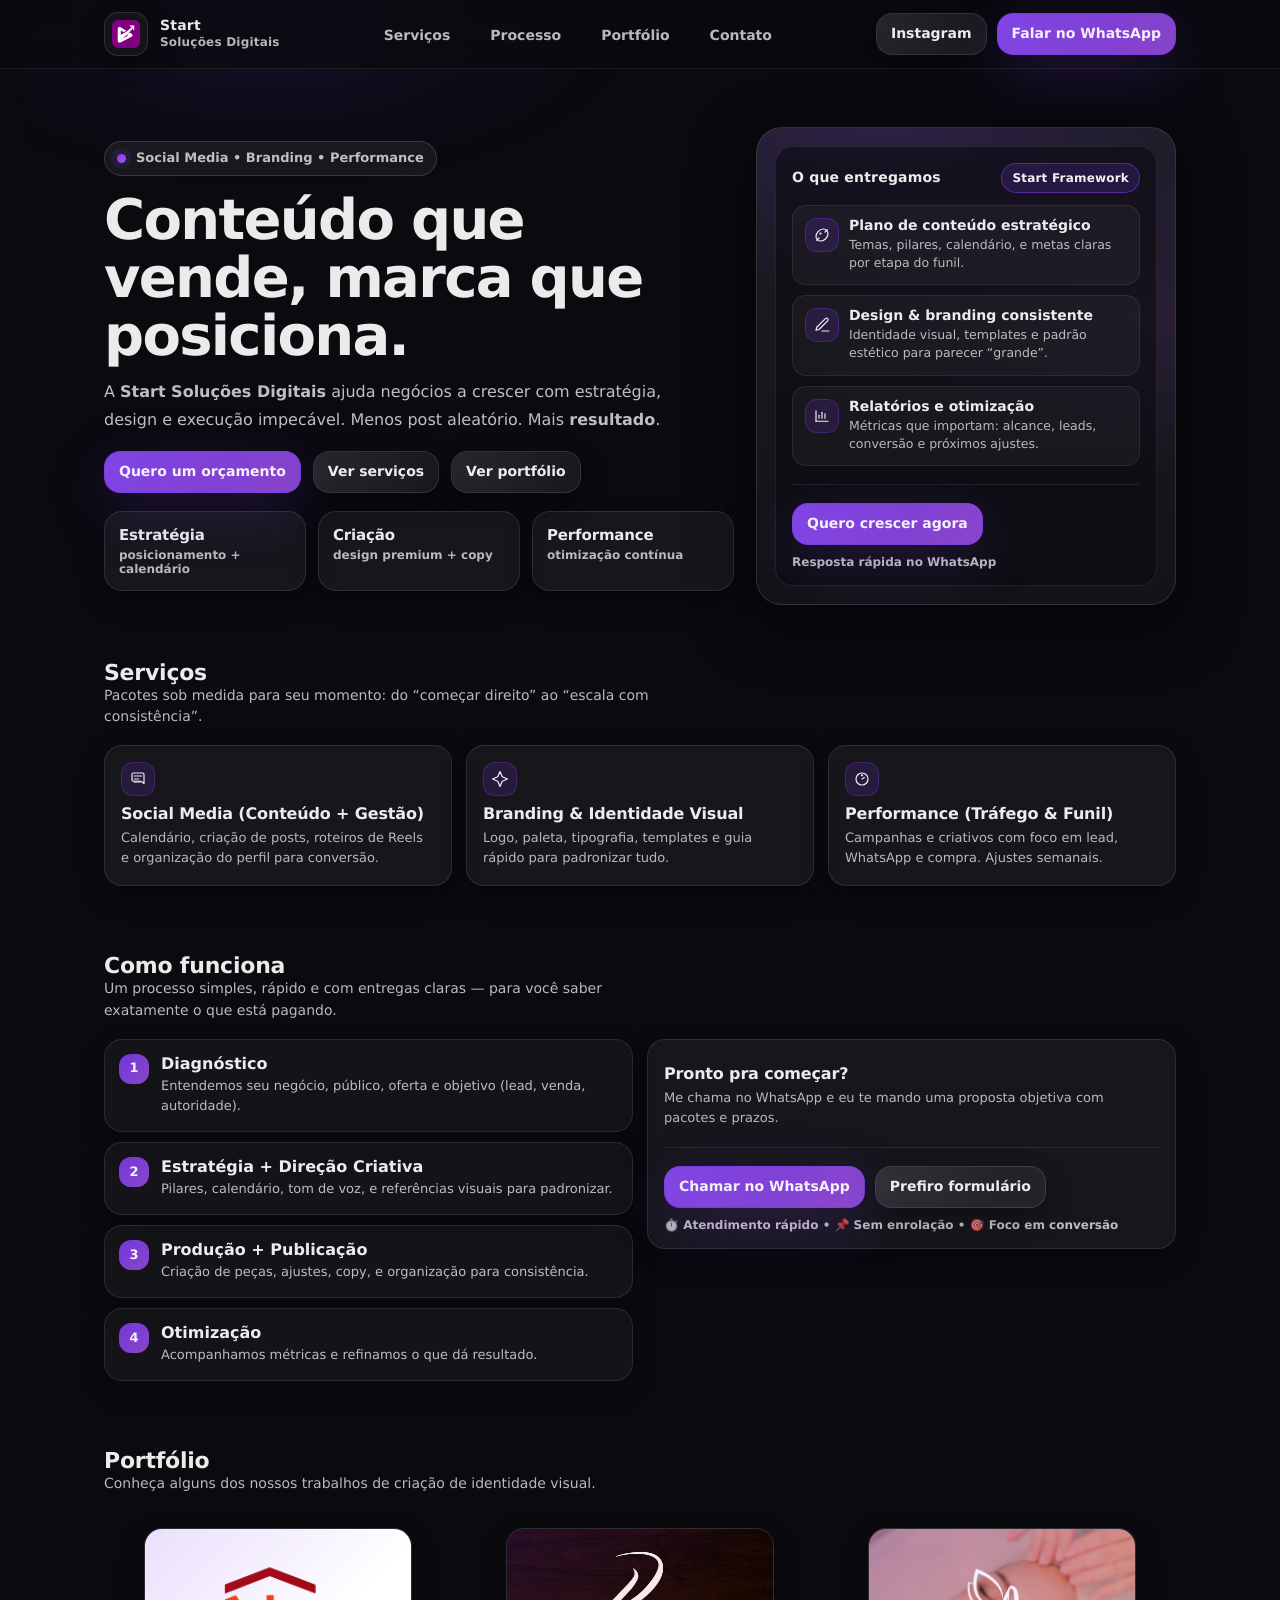
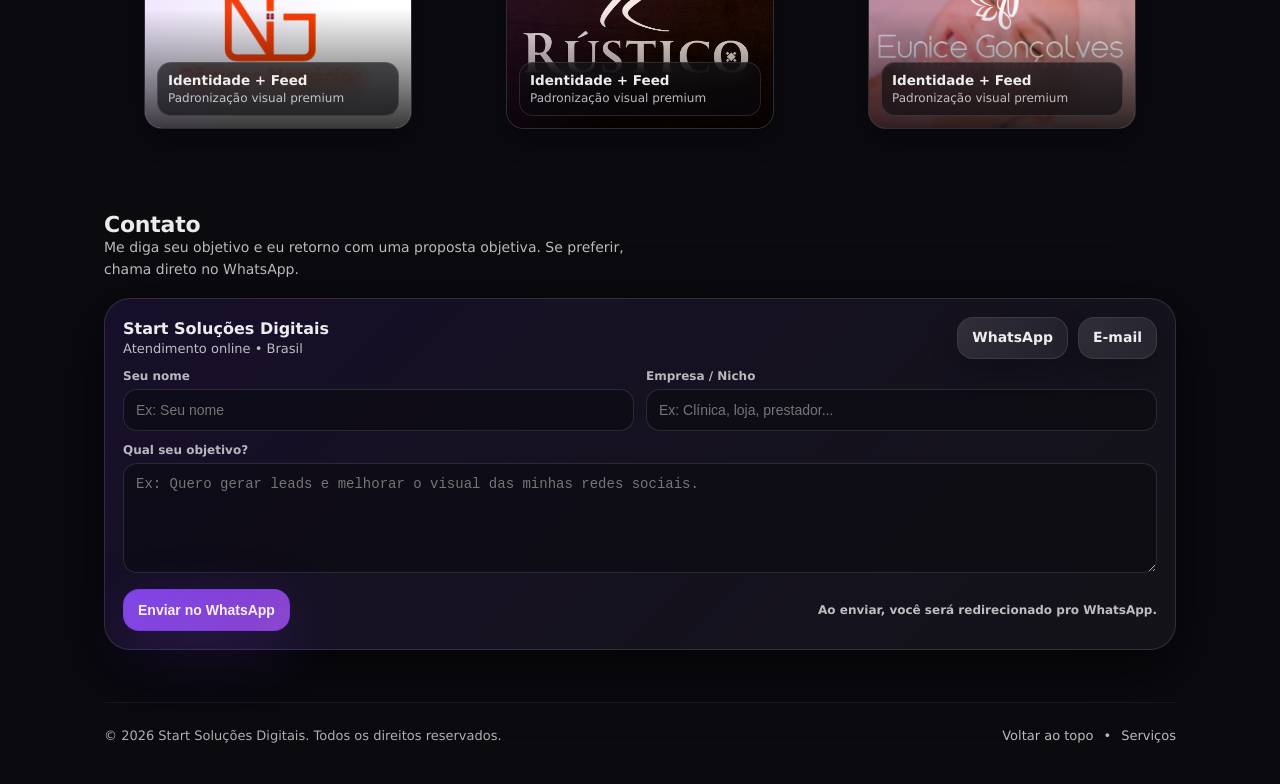
<file: Index.html>
<!doctype html>
<html lang="pt-BR">
<head>
  <meta charset="utf-8" />
  <meta name="viewport" content="width=device-width,initial-scale=1" />
  <meta name="description" content="Start Soluções Digitais — Social Media, Branding e Performance para negócios que querem crescer." />
  <title>Start Soluções Digitais | Social Media & Branding</title>

  <style>
    :root{
      /* ===== Premium tokens ===== */
      --bg: #0a0a0f;                 /* fundo 1 tom (mais escuro) */
      --card: rgba(255,255,255,.06);
      --stroke: rgba(255,255,255,.10);
      --stroke2: rgba(255,255,255,.14);
      --text: rgba(255,255,255,.92);
      --muted: rgba(255,255,255,.70);

      /* Roxo mais “luxo” */
      --purple: #7c3aed;
      --purple2:#a855f7;

      /* Sombras e raios mais refinados */
      --shadow: 0 18px 60px rgba(0,0,0,.55);
      --shadow2: 0 10px 26px rgba(0,0,0,.28);
      --radius: 18px;
      --max: 1120px;

      /* Micro ajustes */
      --padX: 24px;
    }

    *{ box-sizing:border-box; }
    html,body{ height:100%; }
    body{
      margin:0;
      font-family: ui-sans-serif, system-ui, -apple-system, Segoe UI, Roboto, Arial, "Helvetica Neue", Helvetica, "Apple Color Emoji","Segoe UI Emoji";
      background: var(--bg); /* ✅ tom único */
      color: var(--text);
      overflow-x:hidden;
      -webkit-font-smoothing: antialiased;
      -moz-osx-font-smoothing: grayscale;
      text-rendering: geometricPrecision;
    }

    a{ color:inherit; text-decoration:none; }
    .container{
      width:100%;
      max-width: var(--max);
      margin:0 auto;
      padding: 0 var(--padX);
    }

    /* =========================
       HEADER — agência premium
    ========================= */
    header{
      position: sticky;
      top: 0;
      z-index: 50;
      backdrop-filter: blur(16px);
      background: rgba(10,10,15,.72);
      border-bottom: 1px solid rgba(255,255,255,.08);
    }
    .nav{
      display:flex;
      align-items:center;
      justify-content:space-between;
      padding: 12px 0;
      gap: 16px;
    }

    .brand{
      display:flex; align-items:center; gap:12px;
      font-weight: 850;
      letter-spacing: .2px;
      min-width: unset;
    }
    .brandLogo{
      width: 44px;
      height: 44px;
      display:block;
      object-fit: contain;
      border-radius: 14px;
      background: rgba(255,255,255,.04);
      border: 1px solid rgba(255,255,255,.12);
      padding: 7px;
      box-shadow: var(--shadow2);
    }

    nav ul{ list-style:none; display:flex; gap: 16px; margin:0; padding:0; align-items:center;}
    nav a{
      color: rgba(255,255,255,.72);
      font-weight: 650;
      font-size: 14px;
      padding: 10px 12px;
      border-radius: 14px;
      transition: .2s ease;
      white-space:nowrap;
    }
    nav a:hover{
      color: rgba(255,255,255,.92);
      background: rgba(255,255,255,.06);
      border: 1px solid rgba(255,255,255,.06);
    }

    .ctaRow{ display:flex; gap: 10px; align-items:center; }
    .btn{
      display:inline-flex; align-items:center; justify-content:center; gap:10px;
      border-radius: 16px;
      padding: 12px 14px;
      font-weight: 750;
      font-size: 14px;
      border: 1px solid rgba(255,255,255,.12);
      background: rgba(255,255,255,.06);
      color: var(--text);
      transition: transform .15s ease, background .15s ease, border-color .15s ease, filter .15s ease;
      box-shadow: var(--shadow2);
      cursor:pointer;
      -webkit-tap-highlight-color: transparent;
      position: relative;
      overflow: hidden;
    }
    .btn:hover{
      transform: translateY(-1px);
      background: rgba(255,255,255,.09);
      border-color: rgba(255,255,255,.18);
    }

    /* brilho sutil */
    .btn:before{
      content:"";
      position:absolute;
      inset:-60% -40%;
      background: radial-gradient(220px 160px at 20% 30%, rgba(255,255,255,.12), transparent 60%);
      opacity: .55;
      pointer-events:none;
      transform: translateY(8px);
    }

    .btn.primary{
      border: 1px solid rgba(124,58,237,.60);
      background: linear-gradient(135deg, rgba(124,58,237,.96), rgba(168,85,247,.80));
      box-shadow: 0 18px 60px rgba(124,58,237,.22);
    }
    .btn.primary:hover{ filter: brightness(1.04); }

    .hamb{ display:none; }

    /* =========================
       HERO — alinhamento premium
    ========================= */
    .hero{
      padding: 58px 0 22px;
      position:relative;
    }

    /* glow MUITO sutil (não quebra mobile) */
    .hero:before{
      content:"";
      position:absolute;
      inset:-120px -80px auto -80px;
      height: 420px;
      background: radial-gradient(520px 220px at 20% 20%, rgba(124,58,237,.10), transparent 70%);
      pointer-events:none;
      filter: blur(2px);
    }

    .gridHero{
      display:grid;
      grid-template-columns: 1.2fr .8fr;
      gap: 22px;
      align-items: center;
      position: relative;
    }
    .badge{
      display:inline-flex; align-items:center; gap:10px;
      padding: 9px 12px;
      border-radius: 999px;
      border: 1px solid rgba(255,255,255,.14);
      background: rgba(255,255,255,.06);
      color: rgba(255,255,255,.72);
      font-weight: 750;
      font-size: 13px;
    }
    .dot{
      width: 9px; height: 9px; border-radius:99px;
      background: linear-gradient(135deg, var(--purple), var(--purple2));
      box-shadow: 0 0 0 6px rgba(124,58,237,.12);
    }
    h1{
      margin: 16px 0 12px;
      font-size: clamp(34px, 4.5vw, 56px);
      line-height: 1.04;
      letter-spacing: -0.03em;
    }
    .sub{
      margin: 0 0 18px;
      color: rgba(255,255,255,.74);
      font-size: 16px;
      line-height: 1.72;
      max-width: 58ch;
    }
    .heroActions{
      display:flex; flex-wrap:wrap; gap: 12px;
      margin-top: 18px;
    }

    .stats{
      display:grid;
      grid-template-columns: repeat(3, minmax(0, 1fr));
      gap: 12px;
      margin-top: 18px;
      max-width: 720px;
    }
    .stat{
      border: 1px solid rgba(255,255,255,.10);
      background: rgba(255,255,255,.05);
      border-radius: var(--radius);
      padding: 14px 14px;
      box-shadow: var(--shadow2);
    }
    .stat b{ display:block; font-size: 15px; letter-spacing: -.01em; }
    .stat span{ display:block; color: rgba(255,255,255,.70); font-weight: 650; font-size: 12px; margin-top: 4px; }

    .heroCard{
      border-radius: calc(var(--radius) + 8px);
      border: 1px solid rgba(255,255,255,.12);
      background: linear-gradient(180deg, rgba(255,255,255,.07), rgba(255,255,255,.04));
      box-shadow: var(--shadow);
      padding: 18px;
      position: relative;
      overflow:hidden;
      min-height: 320px;
    }
    .heroCard:before{
      content:"";
      position:absolute; inset:-1px;
      background:
        radial-gradient(600px 260px at 30% 0%, rgba(124,58,237,.18), transparent 70%),
        radial-gradient(560px 240px at 90% 40%, rgba(168,85,247,.12), transparent 68%);
      pointer-events:none;
    }
    .heroCardInner{
      position: relative;
      border-radius: var(--radius);
      border: 1px solid rgba(255,255,255,.08);
      background: rgba(10,10,15,.60);
      padding: 16px;
      height: 100%;
    }
    .miniTitle{
      font-weight: 900;
      letter-spacing: .2px;
      font-size: 14px;
      display:flex; align-items:center; justify-content:space-between;
      margin-bottom: 12px;
    }
    .pill{
      font-size: 12px;
      padding: 7px 10px;
      border-radius: 999px;
      border: 1px solid rgba(124,58,237,.55);
      background: rgba(124,58,237,.18);
      color: rgba(255,255,255,.94);
      font-weight: 850;
      white-space:nowrap;
    }
    .list{
      display:flex; flex-direction:column; gap:10px;
      margin: 10px 0 0;
      padding: 0;
      list-style:none;
    }
    .li{
      display:flex; gap: 10px; align-items:flex-start;
      border: 1px solid rgba(255,255,255,.08);
      background: rgba(255,255,255,.04);
      border-radius: 14px;
      padding: 12px;
    }
    .icon{
      width: 34px; height: 34px;
      border-radius: 12px;
      display:grid; place-items:center;
      background: rgba(124,58,237,.16);
      border: 1px solid rgba(124,58,237,.32);
      flex: 0 0 auto;
    }
    .li b{ display:block; font-size: 14px; margin-bottom: 2px;}
    .li p{ margin:0; color: rgba(255,255,255,.70); font-size: 12.5px; line-height: 1.45;}

    /* =========================
       SECTIONS
    ========================= */
    section{ padding: 34px 0; }
    .sectionHead{
      display:flex; align-items:flex-end; justify-content:space-between;
      gap: 16px;
      margin-bottom: 16px;
    }
    .sectionHead h2{
      margin:0;
      font-size: 22px;
      letter-spacing: -0.01em;
    }
    .sectionHead p{
      margin:0;
      color: rgba(255,255,255,.72);
      max-width: 62ch;
      line-height: 1.55;
      font-size: 14px;
    }

    .cards{
      display:grid;
      grid-template-columns: repeat(3, minmax(0, 1fr));
      gap: 14px;
    }
    .card{
      border-radius: var(--radius);
      border: 1px solid rgba(255,255,255,.10);
      background: rgba(255,255,255,.05);
      box-shadow: var(--shadow2);
      padding: 16px;
      transition: transform .15s ease, border-color .15s ease, background .15s ease;
    }
    .card:hover{
      transform: translateY(-2px);
      border-color: rgba(124,58,237,.30);
      background: rgba(255,255,255,.06);
    }
    .card h3{ margin: 8px 0 6px; font-size: 16px; letter-spacing: -.01em; }
    .card p{ margin:0; color: rgba(255,255,255,.70); font-size: 13px; line-height: 1.55; }

    .twoCol{
      display:grid;
      grid-template-columns: 1fr 1fr;
      gap: 14px;
      align-items: start;
    }
    .steps{
      display:flex; flex-direction:column; gap:10px;
      margin:0; padding:0; list-style:none;
    }
    .step{
      display:flex; gap: 12px; align-items:flex-start;
      padding: 14px;
      border-radius: var(--radius);
      border: 1px solid rgba(255,255,255,.10);
      background: rgba(255,255,255,.04);
      box-shadow: 0 10px 26px rgba(0,0,0,.18);
    }
    .num{
      width: 30px; height: 30px; border-radius: 12px;
      display:grid; place-items:center;
      background: linear-gradient(135deg, rgba(124,58,237,.92), rgba(168,85,247,.78));
      font-weight: 900;
      font-size: 13px;
      flex: 0 0 auto;
    }

    /* =========================
       PORTFÓLIO
    ========================= */
    .portfolioGrid{
      display:grid;
      grid-template-columns: repeat(3, minmax(0, 1fr));
      gap: 14px;
    }
    .shot{
      border-radius: 18px;
      border: 1px solid rgba(255,255,255,.10);
      background: rgba(255,255,255,.05);
      box-shadow: var(--shadow2);
      overflow:hidden;
      position:relative;
      min-height: 190px;
      aspect-ratio: 4 / 3;
    }
    .shot img{
      width: 100%;
      height: 100%;
      object-fit: cover;
      display:block;
      filter: saturate(1.05) contrast(1.03);
      transform: scale(1.03);
    }
    .shotOverlay{
      position:absolute; inset:0;
      background:
        linear-gradient(135deg, rgba(124,58,237,.16), transparent 62%),
        linear-gradient(180deg, rgba(0,0,0,.00) 40%, rgba(0,0,0,.78) 100%);
      pointer-events:none;
    }
    .shotCaption{
      position:absolute;
      left: 12px;
      right: 12px;
      bottom: 12px;
      border-radius: 14px;
      border: 1px solid rgba(255,255,255,.12);
      background: rgba(10,10,15,.62);
      backdrop-filter: blur(10px);
      padding: 10px 10px;
    }
    .shotCaption b{ display:block; font-size: 13.5px; }
    .shotCaption span{ display:block; margin-top: 2px; color: rgba(255,255,255,.72); font-size: 12px; }

    /* =========================
       CONTACT
    ========================= */
    .contactWrap{
      border-radius: calc(var(--radius) + 8px);
      border: 1px solid rgba(255,255,255,.12);
      background: linear-gradient(135deg, rgba(124,58,237,.12), rgba(255,255,255,.04));
      box-shadow: var(--shadow);
      padding: 18px;
    }
    form{
      display:grid;
      grid-template-columns: 1fr 1fr;
      gap: 12px;
      margin-top: 10px;
    }
    .full{ grid-column: 1 / -1; }
    label{ font-size: 12px; color: rgba(255,255,255,.70); font-weight: 750; display:block; margin-bottom: 6px; }
    input, textarea{
      width: 100%;
      border-radius: 14px;
      border: 1px solid rgba(255,255,255,.12);
      background: rgba(10,10,15,.60);
      color: var(--text);
      padding: 12px 12px;
      font-size: 14px;
      outline:none;
    }
    textarea{ min-height: 110px; resize: vertical; }
    input:focus, textarea:focus{
      border-color: rgba(124,58,237,.60);
      box-shadow: 0 0 0 4px rgba(124,58,237,.16);
    }

    footer{
      padding: 26px 0 40px;
      color: rgba(255,255,255,.68);
      font-size: 13px;
      border-top: 1px solid rgba(255,255,255,.06);
      margin-top: 18px;
    }

    .muted{ color: rgba(255,255,255,.72); }
    .row{ display:flex; gap: 10px; flex-wrap:wrap; align-items:center; }
    .sep{ height:1px; background: rgba(255,255,255,.08); margin: 18px 0; }

    /* =========================
       RESPONSIVO (premium)
    ========================= */

    /* Tablet */
    @media (max-width: 1024px){
      :root{ --padX: 20px; }
      .gridHero{ grid-template-columns: 1fr; }
      .cards{ grid-template-columns: repeat(2, minmax(0, 1fr)); }
      .portfolioGrid{ grid-template-columns: repeat(2, minmax(0, 1fr)); }
      form{ grid-template-columns: 1fr; }
    }

    /* Mobile */
    @media (max-width: 920px){
      nav ul{ display:none; }
      .hamb{ display:inline-flex; }

      .nav{ gap: 12px; }

      .hero{ padding: 44px 0 18px; }
      h1{
        font-size: clamp(30px, 8vw, 40px);
        line-height: 1.06;
      }

      .heroActions{ gap: 10px; }

      /* Stats: 2 colunas no mobile */
      .stats{ grid-template-columns: repeat(2, minmax(0, 1fr)); }

      .cards{ grid-template-columns: 1fr; }
      .twoCol{ grid-template-columns: 1fr; }
      .portfolioGrid{ grid-template-columns: 1fr; }
      form{ grid-template-columns: 1fr; }

      .ctaRow .btn{ padding: 12px 13px; }
      .brandLogo{ width: 42px; height: 42px; }
    }

    /* Mobile pequeno */
    @media (max-width: 420px){
      :root{ --padX: 16px; }
      .ctaRow{ gap: 8px; }
      .btn{ font-size: 13px; padding: 12px 12px; }
      .stats{ grid-template-columns: 1fr; }
    }

    /* Acessibilidade */
    @media (prefers-reduced-motion: reduce){
      *{ transition:none !important; scroll-behavior:auto !important; }
      .btn:hover{ transform:none; }
      .card:hover{ transform:none; }
    }
  </style>
</head>

<body>
  <header>
    <div class="container">
      <div class="nav">
        <!-- ✅ Troque o src do logo -->
        <a class="brand" href="#top" aria-label="Start Soluções Digitais">
          <img class="brandLogo" src="assets/img/logo.png" alt="Logo Start Soluções Digitais" />
          <div>
            <div style="font-size:14px;line-height:1.1;">Start</div>
            <div style="font-size:12px;color:var(--muted);font-weight:700;">Soluções Digitais</div>
          </div>
        </a>

        <nav aria-label="Navegação">
          <ul>
            <li><a href="#servicos">Serviços</a></li>
            <li><a href="#processo">Processo</a></li>
            <li><a href="#portfolio">Portfólio</a></li>
            <li><a href="#contato">Contato</a></li>
          </ul>
        </nav>

        <div class="ctaRow">
          <a class="btn hamb" href="#contato" aria-label="Abrir contato">Contato</a>
          <a class="btn" href="https://instagram.com/startbrd" target="_blank" rel="noreferrer">Instagram</a>
          <a class="btn primary" id="whatsTop" href="#" rel="noreferrer">Falar no WhatsApp</a>
        </div>
      </div>
    </div>
  </header>

  <main id="top">
    <div class="container">
      <section class="hero" aria-label="Apresentação">
        <div class="gridHero">
          <div>
            <div class="badge">
              <span class="dot" aria-hidden="true"></span>
              Social Media • Branding • Performance
            </div>

            <h1>Conteúdo que vende, marca que posiciona.</h1>
            <p class="sub">
              A <b>Start Soluções Digitais</b> ajuda negócios a crescer com estratégia, design e execução impecável.
              Menos post aleatório. Mais <b>resultado</b>.
            </p>

            <div class="heroActions">
              <a class="btn primary" id="whatsHero" href="#">Quero um orçamento</a>
              <a class="btn" href="#servicos">Ver serviços</a>
              <a class="btn" href="#portfolio">Ver portfólio</a>
            </div>

            <div class="stats" aria-label="Diferenciais rápidos">
              <div class="stat">
                <b>Estratégia</b>
                <span>posicionamento + calendário</span>
              </div>
              <div class="stat">
                <b>Criação</b>
                <span>design premium + copy</span>
              </div>
              <div class="stat">
                <b>Performance</b>
                <span>otimização contínua</span>
              </div>
            </div>
          </div>

          <aside class="heroCard" aria-label="O que você recebe">
            <div class="heroCardInner">
              <div class="miniTitle">
                O que entregamos
                <span class="pill">Start Framework</span>
              </div>

              <ul class="list">
                <li class="li">
                  <div class="icon" aria-hidden="true">
                    <svg width="18" height="18" viewBox="0 0 24 24" fill="none">
                      <path d="M14 4c3 0 6 3 6 6 0 6-6 10-10 10-3 0-6-3-6-6 0-4 4-10 10-10Z" stroke="currentColor" stroke-width="1.6"/>
                      <path d="M8 16l-3 3" stroke="currentColor" stroke-width="1.6" stroke-linecap="round"/>
                      <path d="M16 8l3-3" stroke="currentColor" stroke-width="1.6" stroke-linecap="round"/>
                      <path d="M10 10h.01" stroke="currentColor" stroke-width="3" stroke-linecap="round"/>
                    </svg>
                  </div>
                  <div>
                    <b>Plano de conteúdo estratégico</b>
                    <p>Temas, pilares, calendário, e metas claras por etapa do funil.</p>
                  </div>
                </li>

                <li class="li">
                  <div class="icon" aria-hidden="true">
                    <svg width="18" height="18" viewBox="0 0 24 24" fill="none">
                      <path d="M12 20h9" stroke="currentColor" stroke-width="1.6" stroke-linecap="round"/>
                      <path d="M16.5 3.5a2.1 2.1 0 0 1 3 3L8 18l-4 1 1-4L16.5 3.5Z" stroke="currentColor" stroke-width="1.6" stroke-linejoin="round"/>
                    </svg>
                  </div>
                  <div>
                    <b>Design & branding consistente</b>
                    <p>Identidade visual, templates e padrão estético para parecer “grande”.</p>
                  </div>
                </li>

                <li class="li">
                  <div class="icon" aria-hidden="true">
                    <svg width="18" height="18" viewBox="0 0 24 24" fill="none">
                      <path d="M4 19V5" stroke="currentColor" stroke-width="1.6" stroke-linecap="round"/>
                      <path d="M4 19h16" stroke="currentColor" stroke-width="1.6" stroke-linecap="round"/>
                      <path d="M8 15v-4" stroke="currentColor" stroke-width="1.6" stroke-linecap="round"/>
                      <path d="M12 15V7" stroke="currentColor" stroke-width="1.6" stroke-linecap="round"/>
                      <path d="M16 15v-6" stroke="currentColor" stroke-width="1.6" stroke-linecap="round"/>
                    </svg>
                  </div>
                  <div>
                    <b>Relatórios e otimização</b>
                    <p>Métricas que importam: alcance, leads, conversão e próximos ajustes.</p>
                  </div>
                </li>
              </ul>

              <div class="sep"></div>

              <div class="row">
                <a class="btn primary" id="whatsCard" href="#">Quero crescer agora</a>
                <span class="muted" style="font-size:12px;font-weight:700;">Resposta rápida no WhatsApp</span>
              </div>
            </div>
          </aside>
        </div>
      </section>

      <section id="servicos" aria-label="Serviços">
        <div class="sectionHead">
          <div>
            <h2>Serviços</h2>
            <p>Pacotes sob medida para seu momento: do “começar direito” ao “escala com consistência”.</p>
          </div>
        </div>

        <div class="cards">
          <article class="card">
            <div class="icon" aria-hidden="true">
              <svg width="18" height="18" viewBox="0 0 24 24" fill="none">
                <path d="M7 8h10M7 12h6M7 16h8" stroke="currentColor" stroke-width="1.6" stroke-linecap="round"/>
                <path d="M6 4h12a2 2 0 0 1 2 2v12l-4-3H6a2 2 0 0 1-2-2V6a2 2 0 0 1 2-2Z" stroke="currentColor" stroke-width="1.6" stroke-linejoin="round"/>
              </svg>
            </div>
            <h3>Social Media (Conteúdo + Gestão)</h3>
            <p>Calendário, criação de posts, roteiros de Reels e organização do perfil para conversão.</p>
          </article>

          <article class="card">
            <div class="icon" aria-hidden="true">
              <svg width="18" height="18" viewBox="0 0 24 24" fill="none">
                <path d="M12 2l3 7 7 3-7 3-3 7-3-7-7-3 7-3 3-7Z" stroke="currentColor" stroke-width="1.6" stroke-linejoin="round"/>
              </svg>
            </div>
            <h3>Branding & Identidade Visual</h3>
            <p>Logo, paleta, tipografia, templates e guia rápido para padronizar tudo.</p>
          </article>

          <article class="card">
            <div class="icon" aria-hidden="true">
              <svg width="18" height="18" viewBox="0 0 24 24" fill="none">
                <path d="M4 12a8 8 0 1 0 16 0A8 8 0 1 0 4 12Z" stroke="currentColor" stroke-width="1.6"/>
                <path d="M12 12l3-2" stroke="currentColor" stroke-width="1.6" stroke-linecap="round"/>
                <path d="M12 7h.01" stroke="currentColor" stroke-width="3" stroke-linecap="round"/>
              </svg>
            </div>
            <h3>Performance (Tráfego & Funil)</h3>
            <p>Campanhas e criativos com foco em lead, WhatsApp e compra. Ajustes semanais.</p>
          </article>
        </div>
      </section>

      <section id="processo" aria-label="Processo">
        <div class="sectionHead">
          <div>
            <h2>Como funciona</h2>
            <p>Um processo simples, rápido e com entregas claras — para você saber exatamente o que está pagando.</p>
          </div>
        </div>

        <div class="twoCol">
          <ul class="steps">
            <li class="step">
              <div class="num">1</div>
              <div>
                <b>Diagnóstico</b>
                <div class="muted" style="margin-top:4px;font-size:13px;line-height:1.55;">
                  Entendemos seu negócio, público, oferta e objetivo (lead, venda, autoridade).
                </div>
              </div>
            </li>
            <li class="step">
              <div class="num">2</div>
              <div>
                <b>Estratégia + Direção Criativa</b>
                <div class="muted" style="margin-top:4px;font-size:13px;line-height:1.55;">
                  Pilares, calendário, tom de voz, e referências visuais para padronizar.
                </div>
              </div>
            </li>
            <li class="step">
              <div class="num">3</div>
              <div>
                <b>Produção + Publicação</b>
                <div class="muted" style="margin-top:4px;font-size:13px;line-height:1.55;">
                  Criação de peças, ajustes, copy, e organização para consistência.
                </div>
              </div>
            </li>
            <li class="step">
              <div class="num">4</div>
              <div>
                <b>Otimização</b>
                <div class="muted" style="margin-top:4px;font-size:13px;line-height:1.55;">
                  Acompanhamos métricas e refinamos o que dá resultado.
                </div>
              </div>
            </li>
          </ul>

          <div class="card">
            <h3>Pronto pra começar?</h3>
            <p>Me chama no WhatsApp e eu te mando uma proposta objetiva com pacotes e prazos.</p>
            <div class="sep"></div>
            <div class="row">
              <a class="btn primary" id="whatsProcess" href="#">Chamar no WhatsApp</a>
              <a class="btn" href="#contato">Prefiro formulário</a>
            </div>
            <div class="muted" style="margin-top:10px;font-size:12px;font-weight:700;">
              ⏱️ Atendimento rápido • 📌 Sem enrolação • 🎯 Foco em conversão
            </div>
          </div>
        </div>
      </section>

      <section id="portfolio" aria-label="Portfólio">
        <div class="sectionHead">
          <div>
            <h2>Portfólio</h2>
            <p>Conheça alguns dos nossos trabalhos de criação de identidade visual.</p>
          </div>
        </div>

        <div class="portfolioGrid">
          <figure class="shot">
            <img src="assets/img/portfolio-01.png" alt="Projeto de identidade visual - Gêmeos Negócios" loading="lazy" />
            <div class="shotOverlay" aria-hidden="true"></div>
            <figcaption class="shotCaption">
              <b>Identidade + Feed</b>
              <span>Padronização visual premium</span>
            </figcaption>
          </figure>

          <figure class="shot">
            <img src="assets/img/portfolio-02.png" alt="Projeto de identidade visual - Restaurante Espaço Rústico" loading="lazy" />
            <div class="shotOverlay" aria-hidden="true"></div>
            <figcaption class="shotCaption">
              <b>Identidade + Feed</b>
              <span>Padronização visual premium</span>
            </figcaption>
          </figure>

          <figure class="shot">
            <img src="assets/img/portfolio-03.png" alt="Projeto de identidade visual - Eunice Gonçalves Esteticista" />
            <div class="shotOverlay" aria-hidden="true"></div>
            <figcaption class="shotCaption">
              <b>Identidade + Feed</b>
              <span>Padronização visual premium</span>
            </figcaption>
          </figure>
        </div>
      </section>

      <section id="contato" aria-label="Contato">
        <div class="sectionHead">
          <div>
            <h2>Contato</h2>
            <p>Me diga seu objetivo e eu retorno com uma proposta objetiva. Se preferir, chama direto no WhatsApp.</p>
          </div>
        </div>

        <div class="contactWrap">
          <div class="row" style="justify-content:space-between;">
            <div>
              <b style="font-size:16px;">Start Soluções Digitais</b>
              <div class="muted" style="margin-top:4px;font-size:13px;">Atendimento online • Brasil</div>
            </div>
            <div class="row">
              <a class="btn" id="whatsContact" href="#">WhatsApp</a>
              <a class="btn" href="mailto:contato@startsolucoesdigitais.com">E-mail</a>
            </div>
          </div>

          <form id="leadForm">
            <div>
              <label for="nome">Seu nome</label>
              <input id="nome" name="nome" placeholder="Ex: Seu nome" required />
            </div>
            <div>
              <label for="empresa">Empresa / Nicho</label>
              <input id="empresa" name="empresa" placeholder="Ex: Clínica, loja, prestador..." required />
            </div>
            <div class="full">
              <label for="objetivo">Qual seu objetivo?</label>
              <textarea id="objetivo" name="objetivo" placeholder="Ex: Quero gerar leads e melhorar o visual das minhas redes sociais." required></textarea>
            </div>
            <div class="full row" style="justify-content:space-between;">
              <button type="submit" class="btn primary">Enviar no WhatsApp</button>
              <span class="muted" style="font-size:12px;font-weight:700;">Ao enviar, você será redirecionado pro WhatsApp.</span>
            </div>
          </form>
        </div>
      </section>

      <footer>
        <div class="container" style="padding:0;">
          <div class="row" style="justify-content:space-between;">
            <div>© <span id="year"></span> Start Soluções Digitais. Todos os direitos reservados.</div>
            <div class="row">
              <a href="#top" class="muted">Voltar ao topo</a>
              <span class="muted">•</span>
              <a href="#servicos" class="muted">Serviços</a>
            </div>
          </div>
        </div>
      </footer>
    </div>
  </main>

  <script>
    // ======= CONFIG (troque aqui) =======
    const WHATS_NUMBER_E164 = "+5522996149775"; // exemplo (DDD 22). Troque se necessário.
    const BRAND = "Start Soluções Digitais";

    function buildDefaultMessage() {
      return `Olá! Vim pelo site da ${BRAND}. Quero um orçamento.`;
    }

    function waLink(text){
      const msg = encodeURIComponent(text);
      return `https://wa.me/${WHATS_NUMBER_E164}?text=${msg}`;
    }

    // CTAs
    const ctas = ["whatsTop","whatsHero","whatsCard","whatsProcess","whatsContact"];
    ctas.forEach(id => {
      const el = document.getElementById(id);
      if(el) el.href = waLink(buildDefaultMessage());
    });

    // Form -> WhatsApp
    const form = document.getElementById("leadForm");
    form.addEventListener("submit", (e) => {
      e.preventDefault();
      const nome = document.getElementById("nome").value.trim();
      const empresa = document.getElementById("empresa").value.trim();
      const objetivo = document.getElementById("objetivo").value.trim();

      const text =
`Olá! Vim pelo site da ${BRAND}.
Nome: ${nome}
Empresa/Nicho: ${empresa}
Objetivo: ${objetivo}

Pode me enviar uma proposta?`;

      window.open(waLink(text), "_blank", "noopener,noreferrer");
    });

    document.getElementById("year").textContent = new Date().getFullYear();
  </script>
</body>
</html>
</file>
